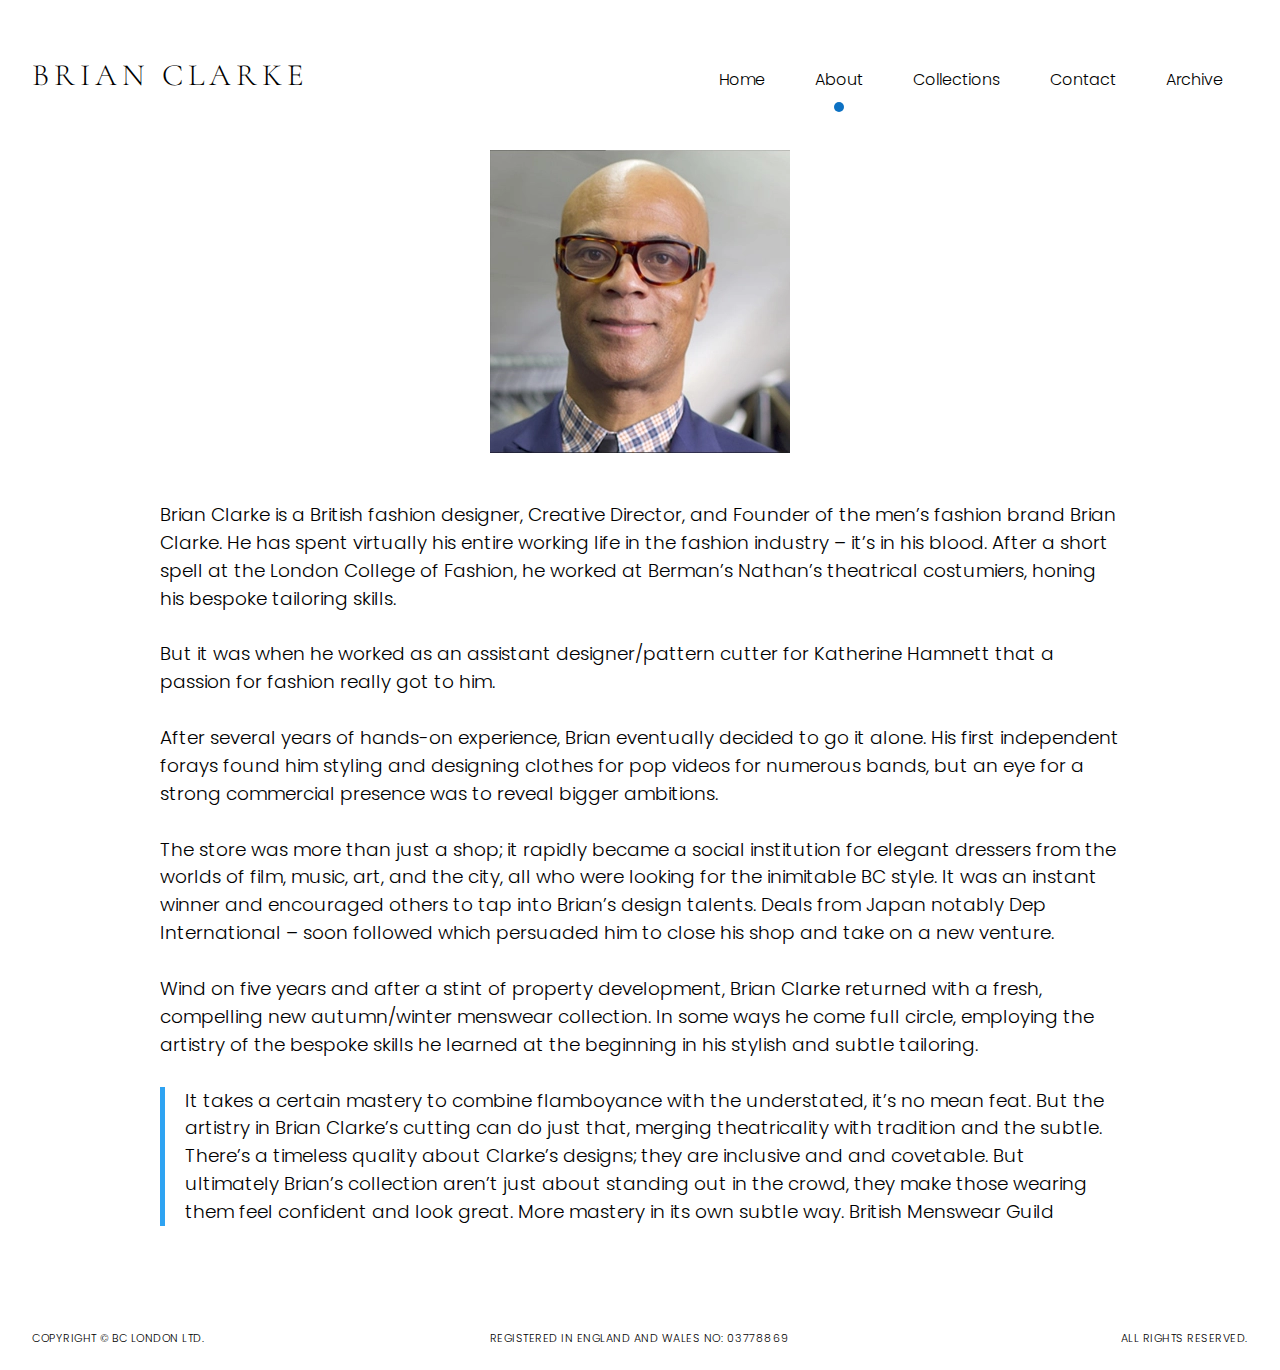
<file: about.html>
<!DOCTYPE html>
<html lang="en">
	<head>
		<meta charset="UTF-8" />
		<meta name="viewport" content="width=device-width, initial-scale=1.0" />
		<title>About - Brian Clarke</title>
		<meta
			name="description"
			content="Brian Clarke&nbsp;is a British fashion designer, Creative Director, and Founder of the men's fashion brand Brian Clarke. He has spent virtually his entire working life in the fashion industry – it’s in his blood. After a short spell at the London College of Fashion, he worked at Berman’s Nathan’s theatrical costumiers, honing his bespoke tailoring skills."
		/>
		<link rel="stylesheet" href="style.css" />
		<script src="app.js" defer></script>
	</head>
	<body>
		<header>
			<div class="navbar w-nav">
				<div class="container">
					<a href="/index.html" class="brand">
						<!-- <img src="img/brian-clarke-wordmark-black.svg" alt="Brian Clarke Logo Black" class="logo logo-black" /> -->
						<!-- <img src="img/brian-clarke-wordmark-white.svg" alt="Brian Clarke Logo White" class="logo logo-white" /> -->
						<span>BRIAN CLARKE</span>
					</a>

					<!-- DESKTOP MENU -->
					<nav role="navigation" class="nav-menu w-nav-menu">
						<a href="/index.html" class="navlink w-nav-link">Home</a>
						<a href="/about.html" class="navlink w-nav-link">About</a>
						<a href="/collections.html" class="navlink w-nav-link">Collections</a>
						<a href="/contact.html" class="navlink w-nav-link">Contact</a>

						<div class="dropdown w-dropdown" role="menu">
							<div class="navlink w-dropdown-toggle">Archive</div>
							<nav class="dropdown-list w-dropdown-list">
								<div class="circle-green"></div>
								<div class="teamwrapper shadow">
									<a href="https://www.brianclarke.uk/spring-summer-2024-collection/" class="navlink4">
										<p>AW 21-22</p>
									</a>
									<a href="https://www.brianclarke.uk/spring-summer-2016-collection/" class="navlink4">
										<p>SS 2016</p>
									</a>
									<a href="https://www.brianclarke.uk/spring-summer-2012-collection/" class="navlink4">
										<p>SS 2012</p>
									</a>
									<a href="https://www.brianclarke.uk/spring-summer-2011-collection/" class="navlink4">
										<p>SS 2011</p>
									</a>
									<a href="https://www.brianclarke.uk/autumn-winter-2011-collection/" class="navlink4">
										<p>AW 2011</p>
									</a>
									<a href="https://www.brianclarke.uk/spring-summer-2010/" class="navlink4">
										<p>SS 2010</p>
									</a>
									<a href="https://www.brianclarke.uk/autumn-winter-2010-collection/" class="navlink4">
										<p>AW 2010</p>
									</a>
								</div>
							</nav>
						</div>
					</nav>

					<a href="#" class="showmenu">
						<img src="img/menu-open.svg" alt="" class="menuicon" />
					</a>
					<div class="menubutton w-nav-button">
						<div class="w-icon-nav-menu"></div>
					</div>
				</div>

				<!-- MOBILE MENU -->
				<div class="container mobile-only">
					<div class="fullmenu">
						<div class="div-block-3">
							<a href="/index.html" class="brand w--current">
								<!-- <img src="img/brian-clarke-wordmark-black.svg" alt="Brian Clarke Logo Black" class="logo" /> -->
								<!-- <img src="img/brian-clarke-wordmark-white.svg" alt="Brian Clarke Logo White" class="logo" /> -->
								<span>BRIAN CLARKE</span>
							</a>

							<a href="#" class="closemenu">
								<img src="img/menu-close.svg" alt="close icon" class="menuicon" />
							</a>
						</div>

						<nav role="navigation" class="nav-menu full w-nav-menu">
							<a href="/index.html" class="navlink2 w-nav-link w--current">Home</a>
							<a href="/about.html" class="navlink2 w-nav-link">About</a>
							<a href="/collections.html" class="navlink2 w-nav-link">Collections</a>
							<a href="/contact.html" class="navlink2 w-nav-link">Contact</a>

							<div>
								<a href="#" class="dropdown-navlink _2">
									<div>Archive</div>
									<img src="img/arrow-down.svg" alt="" class="arrow-dropdown" />
								</a>
								<div class="dropdown-list-2" style="height: 0px">
									<a href="https://www.brianclarke.uk/spring-summer-2024-collection/" class="navlink _2">AW 21-22</a>
									<a href="https://www.brianclarke.uk/spring-summer-2016-collection/" class="navlink _2">SS 2016</a>
									<a href="https://www.brianclarke.uk/spring-summer-2012-collection/" class="navlink _2">SS 2012</a>
									<a href="https://www.brianclarke.uk/spring-summer-2011-collection/" class="navlink _2">SS 2011</a>
									<a href="https://www.brianclarke.uk/autumn-winter-2011-collection/" class="navlink _2">AW 2011</a>
									<a href="https://www.brianclarke.uk/spring-summer-2010/" class="navlink _2">SS 2010</a>
									<a href="https://www.brianclarke.uk/autumn-winter-2010-collection/" class="navlink _2">AW 2010</a>
								</div>
							</div>
						</nav>
					</div>
				</div>
			</div>
		</header>

		<!-- ABOUT -->

		<div class="about">
			<div class="container padding">
				<div class="about-img-wrapper">
					<img src="img/BC-Image-2-small.webp" alt="Brian Clarke" width="300" height="303" />
				</div>
				<div class="about-text-wrapper">
					<p>
						Brian Clarke is a British fashion designer, Creative Director, and Founder of the men’s fashion brand Brian Clarke. He has spent
						virtually his entire working life in the fashion industry – it’s in his blood. After a short spell at the London College of Fashion, he
						worked at Berman’s Nathan’s theatrical costumiers, honing his bespoke tailoring skills.
					</p>

					<p>But it was when he worked as an assistant designer/pattern cutter for Katherine Hamnett that a passion for fashion really got to him.</p>

					<p>
						After several years of hands-on experience, Brian eventually decided to go it alone. His first independent forays found him styling and
						designing clothes for pop videos for numerous bands, but an eye for a strong commercial presence was to reveal bigger ambitions.
					</p>

					<p>
						The store was more than just a shop; it rapidly became a social institution for elegant dressers from the worlds of film, music, art,
						and the city, all who were looking for the inimitable BC style. It was an instant winner and encouraged others to tap into Brian’s
						design talents. Deals from Japan notably Dep International – soon followed which persuaded him to close his shop and take on a new
						venture.
					</p>

					<p>
						Wind on five years and after a stint of property development, Brian Clarke returned with a fresh, compelling new autumn/winter menswear
						collection. In some ways he come full circle, employing the artistry of the bespoke skills he learned at the beginning in his stylish
						and subtle tailoring.
					</p>

					<blockquote>
						It takes a certain mastery to combine flamboyance with the understated, it’s no mean feat. But the artistry in Brian Clarke’s cutting
						can do just that, merging theatricality with tradition and the subtle. There’s a timeless quality about Clarke’s designs; they are
						inclusive and and covetable. But ultimately Brian’s collection aren’t just about standing out in the crowd, they make those wearing them
						feel confident and look great. More mastery in its own subtle way. British Menswear Guild
					</blockquote>
				</div>
			</div>
		</div>

		<!-- FOOTER -->
		<footer id="contact">
			<div class="bg-cod-grey text-dusty-grey">
				<div class="container padding">
					<div class="copyright pt-6 pb-6">
						<div class="copyright-flex">
							<div class="copyright-flex-item">
								<p>Copyright &copy; <span id="date"></span> BC London Ltd.</p>
							</div>
							<div class="copyright-flex-item">
								<p>Registered in England and Wales No: 03778869</p>
							</div>
							<div class="copyright-flex-item">
								<p>All Rights Reserved.</p>
							</div>
						</div>
					</div>
				</div>
			</div>
		</footer>
	</body>
</html>
</file>
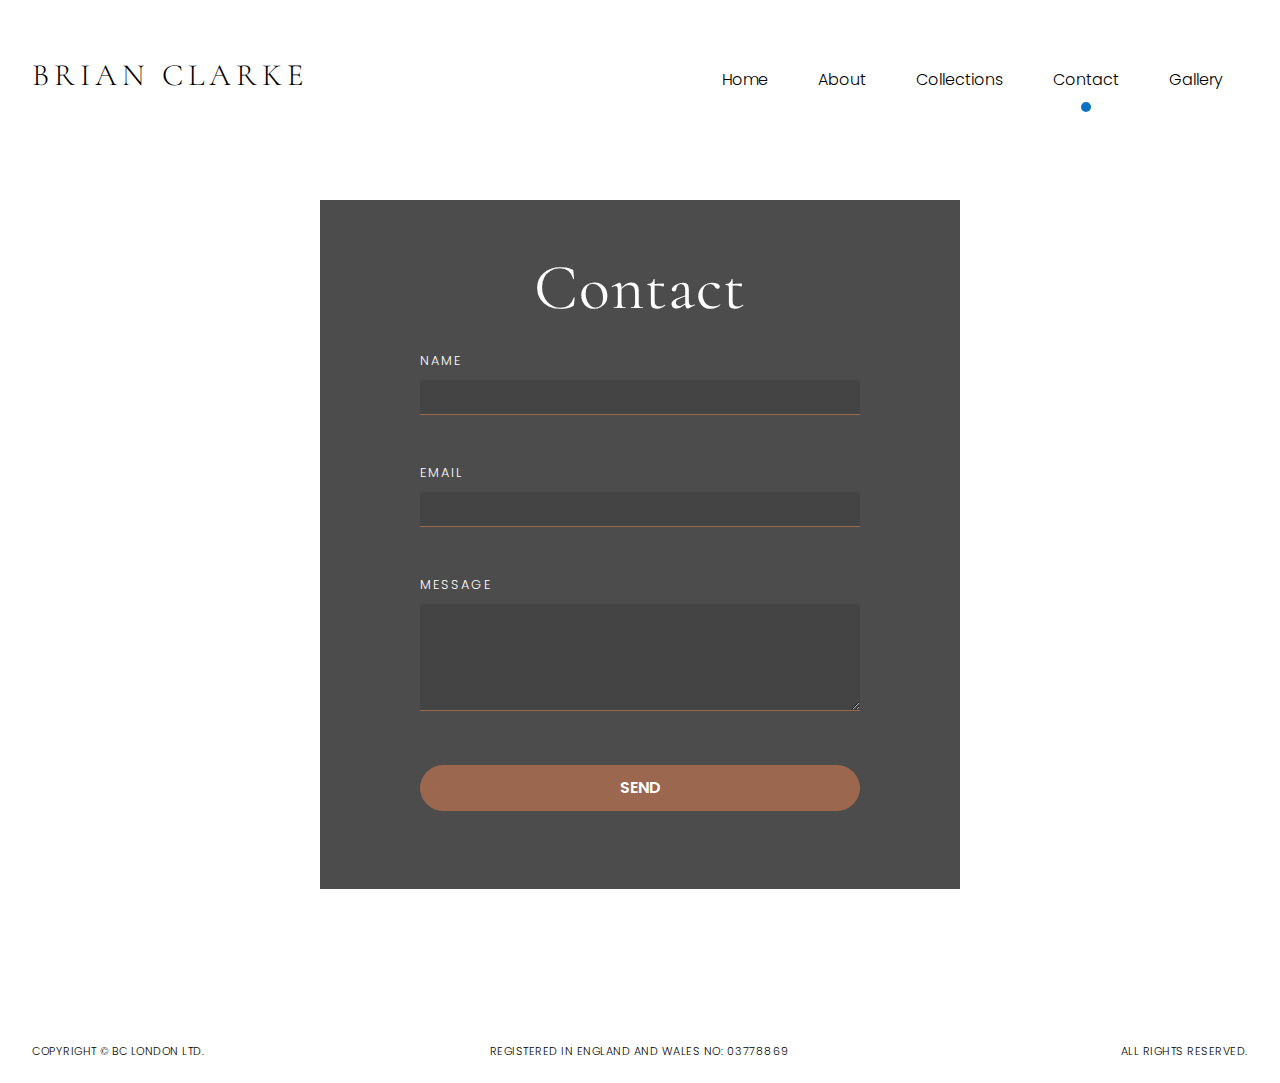
<file: contact.html>
<!DOCTYPE html>
<html lang="en">
	<head>
		<meta charset="UTF-8" />
		<meta name="viewport" content="width=device-width, initial-scale=1.0" />
		<title>Home - Brian Clarke</title>
		<meta
			name="description"
			content="Welcome to the official website of Brian Clarke. Brian Clarke is a British fashion designer, Creative Director and Founder of the hi-end menswear fashion brand Brian Clarke."
		/>
		<link rel="stylesheet" href="style.css" />
		<script src="app.js" defer></script>
	</head>
	<body>
		<header>
			<div class="navbar w-nav">
				<div class="container">
					<a href="/index.html" class="brand">
						<!-- <img src="img/brian-clarke-wordmark-black.svg" alt="Brian Clarke Logo Black" class="logo logo-black" /> -->
						<!-- <img src="img/brian-clarke-wordmark-white.svg" alt="Brian Clarke Logo White" class="logo logo-white" /> -->
						<span>BRIAN CLARKE</span>
					</a>

					<!-- DESKTOP MENU -->
					<nav role="navigation" class="nav-menu w-nav-menu">
						<!-- <a href="/index.html" class="navlink w-nav-link w--current">Home</a> -->
						<a href="/index.html" class="navlink w-nav-link">Home</a>
						<a href="/about.html" class="navlink w-nav-link">About</a>
						<a href="/collections.html" class="navlink w-nav-link">Collections</a>
						<a href="/contact.html" class="navlink w-nav-link">Contact</a>

						<div class="dropdown w-dropdown" role="menu">
							<div class="navlink w-dropdown-toggle">Gallery</div>
							<nav class="dropdown-list w-dropdown-list">
								<div class="circle-green"></div>
								<div class="teamwrapper shadow">
									<a href="https://www.brianclarke.uk/spring-summer-2024-collection/" class="navlink4">
										<p>AW 21-22</p>
									</a>
									<a href="https://www.brianclarke.uk/spring-summer-2016-collection/" class="navlink4">
										<p>SS 2016</p>
									</a>
									<a href="https://www.brianclarke.uk/spring-summer-2012-collection/" class="navlink4">
										<p>SS 2012</p>
									</a>
									<a href="https://www.brianclarke.uk/spring-summer-2011-collection/" class="navlink4">
										<p>SS 2011</p>
									</a>
									<a href="https://www.brianclarke.uk/autumn-winter-2011-collection/" class="navlink4">
										<p>AW 2011</p>
									</a>
									<a href="https://www.brianclarke.uk/spring-summer-2010/" class="navlink4">
										<p>SS 2010</p>
									</a>
									<a href="https://www.brianclarke.uk/autumn-winter-2010-collection/" class="navlink4">
										<p>AW 2010</p>
									</a>
								</div>
							</nav>
						</div>
					</nav>

					<a href="#" class="showmenu">
						<img src="img/menu-open.svg" alt="" class="menuicon" />
					</a>
					<div class="menubutton w-nav-button">
						<div class="w-icon-nav-menu"></div>
					</div>
				</div>

				<!-- MOBILE MENU -->
				<div class="container mobile-only">
					<div class="fullmenu">
						<div class="div-block-3">
							<a href="/index.html" class="brand w--current">
								<!-- <img src="img/brian-clarke-wordmark-black.svg" alt="Brian Clarke Logo Black" class="logo" /> -->
								<!-- <img src="img/brian-clarke-wordmark-white.svg" alt="Brian Clarke Logo White" class="logo" /> -->
								<span>BRIAN CLARKE</span>
							</a>

							<a href="#" class="closemenu">
								<img src="img/menu-close.svg" alt="close icon" class="menuicon" />
							</a>
						</div>

						<nav role="navigation" class="nav-menu full w-nav-menu">
							<a href="/index.html" class="navlink2 w-nav-link w--current">Home</a>
							<a href="/about.html" class="navlink2 w-nav-link">About</a>
							<a href="/collections.html" class="navlink2 w-nav-link">Collections</a>
							<a href="/contact.html" class="navlink2 w-nav-link">Contact</a>

							<div>
								<a href="#" class="dropdown-navlink _2">
									<div>Gallery</div>
									<img src="img/arrow-down.svg" alt="" class="arrow-dropdown" />
								</a>
								<div class="dropdown-list-2" style="height: 0px">
									<a href="https://www.brianclarke.uk/spring-summer-2024-collection/" class="navlink _2">AW 21-22</a>
									<a href="https://www.brianclarke.uk/spring-summer-2016-collection/" class="navlink _2">SS 2016</a>
									<a href="https://www.brianclarke.uk/spring-summer-2012-collection/" class="navlink _2">SS 2012</a>
									<a href="https://www.brianclarke.uk/spring-summer-2011-collection/" class="navlink _2">SS 2011</a>
									<a href="https://www.brianclarke.uk/autumn-winter-2011-collection/" class="navlink _2">AW 2011</a>
									<a href="https://www.brianclarke.uk/spring-summer-2010/" class="navlink _2">SS 2010</a>
									<a href="https://www.brianclarke.uk/autumn-winter-2010-collection/" class="navlink _2">AW 2010</a>
								</div>
							</div>
						</nav>
					</div>
				</div>
			</div>
		</header>

		<!-- HOME CONTENT -->

		<!-- SAY HELLO -->
		<section class="contact-form bg-contact-form">
			<div id="contact" class="contact-form-wrapper">
				<h1 class="text-center">Contact</h1>
				<form name="contact" method="POST" data-netlify="true" data-netlify-honeypot="bot-field" action="/#contact">
					<input style="display: none" name="bot-field" />
					<p>
						<label for="name">Name<input id="name" type="text" name="name" required /></label>
					</p>
					<p>
						<label for="email">Email<input id="email" type="email" name="email" required /></label>
					</p>
					<p>
						<label for="message">Message<textarea id="message" name="message" rows="4"></textarea></label>
					</p>
					<p><button type="submit">Send</button></p>
				</form>
			</div>
		</section>

		<!-- FOOTER -->
		<footer id="contact">
			<div class="bg-cod-grey text-dusty-grey">
				<div class="container padding">
					<div class="copyright pt-6 pb-6">
						<div class="copyright-flex">
							<div class="copyright-flex-item">
								<p>Copyright &copy; <span id="date"></span> BC London Ltd.</p>
							</div>
							<div class="copyright-flex-item">
								<p>Registered in England and Wales No: 03778869</p>
							</div>
							<div class="copyright-flex-item">
								<p>All Rights Reserved.</p>
							</div>
						</div>
					</div>
				</div>
			</div>
		</footer>
	</body>
</html>
</file>
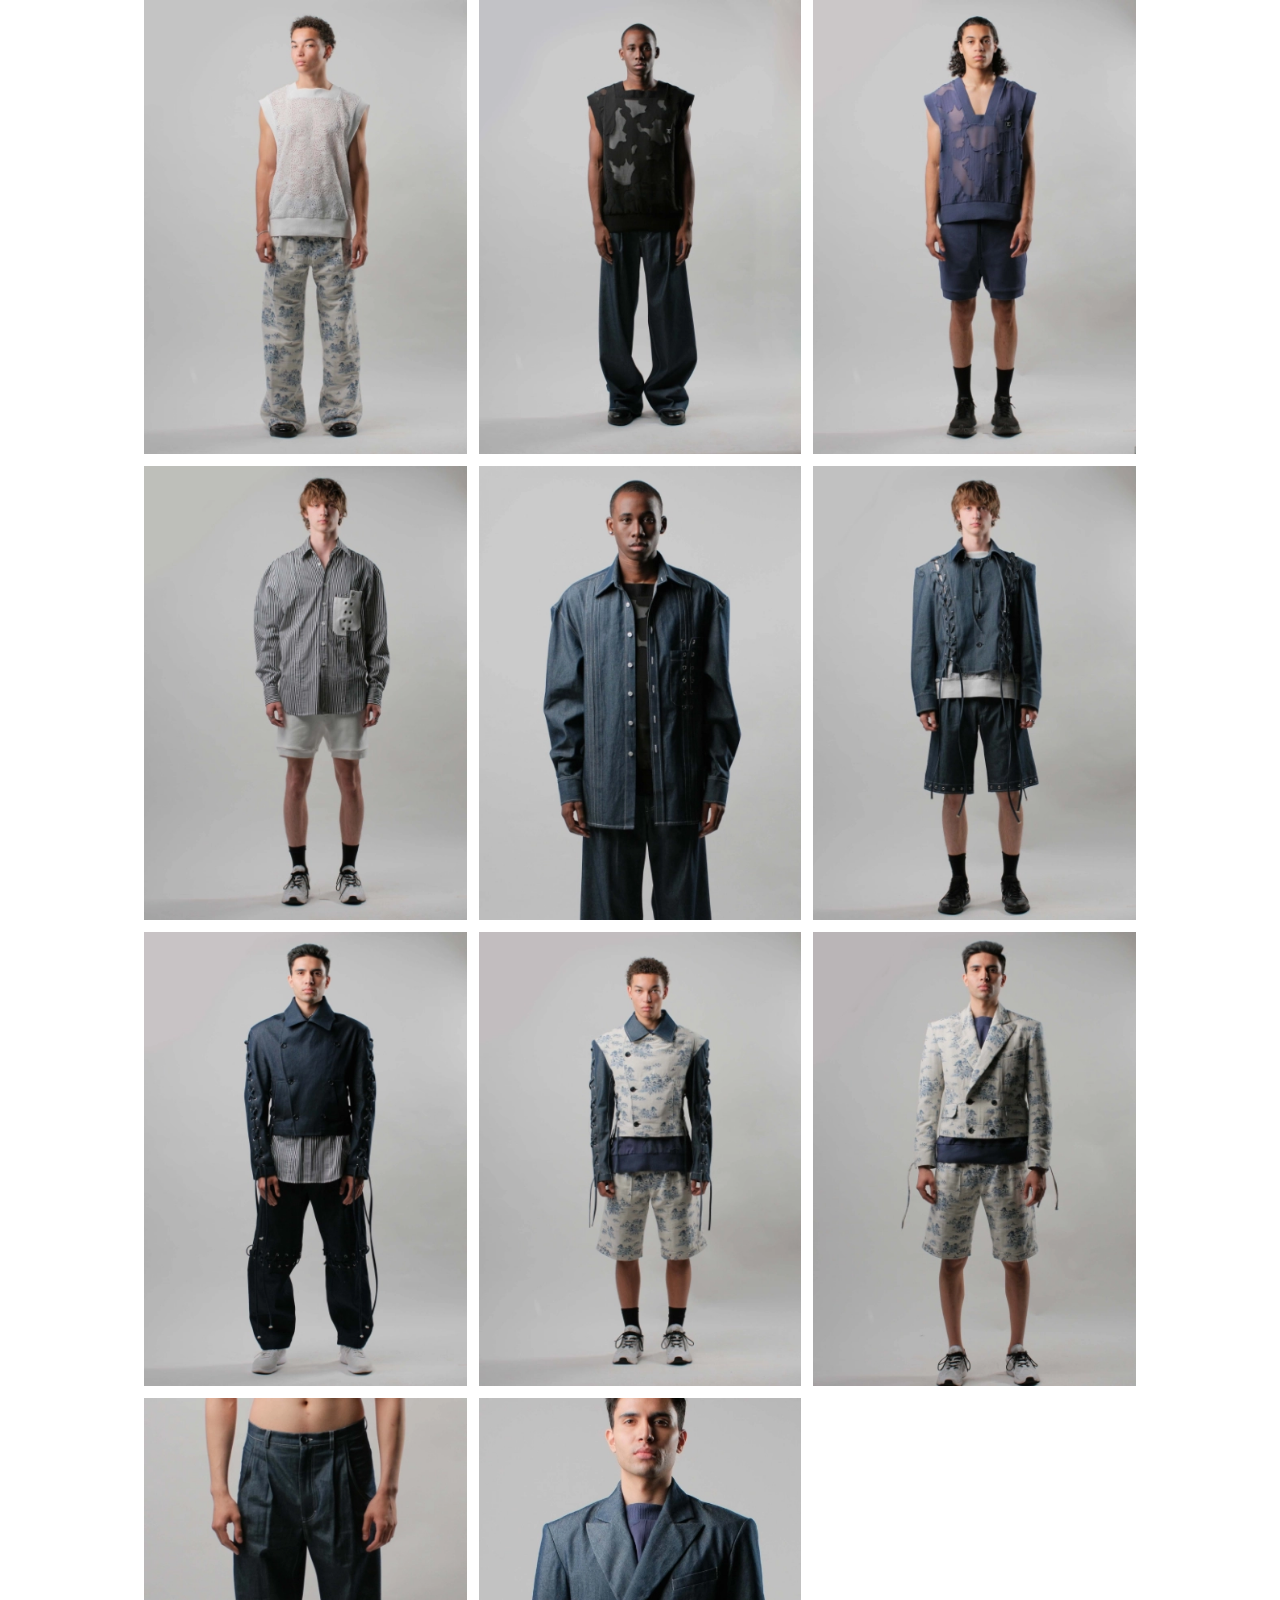
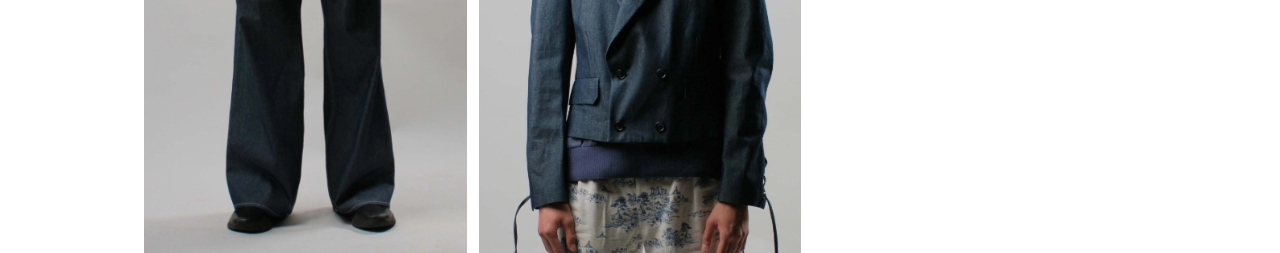
<file: photoswipe-4-demo/collections.html>
<!DOCTYPE html>
<html lang="en">
	<head>
		<meta charset="UTF-8" />
		<title>Photoswipe 4</title>
		<link rel="stylesheet" href="./photoswipe/photoswipe.css" />
		<link rel="stylesheet" href="./photoswipe/default-skin/default-skin.css" />
		<link rel="stylesheet" href="./style.css" />
	</head>
	<body>
		<div class="container padding">
			<div id="demo-test-gallery" class="collection-gallery" data-pswp-uid="1">
				<a
					href="img/ss-2024-25-2.jpg"
					class="collection-gallery-item"
					data-size="1660x2345"
					data-med="img/ss-2024-25-2-small.webp"
					data-med-size="400x563"
					data-author="Samuel Rohl"
				>
					<img src="img/ss-2024-25-2-small.webp" alt="" />
					<figure>This is dummy caption. It has been placed here solely to demonstrate the look and feel of finished, typeset text.</figure>
				</a>
				<a
					href="img/ss-2024-25-5.jpg"
					class="collection-gallery-item"
					data-size="1661x2345"
					data-med="img/ss-2024-25-5-small.webp"
					data-med-size="400x563"
					data-author="Samuel Rohl"
				>
					<img src="img/ss-2024-25-5-small.webp" alt="" />
					<figure>This is dummy caption. It has been placed here solely to demonstrate the look and feel of finished, typeset text.</figure>
				</a>
				<a
					href="img/ss-2024-25-8.jpg"
					class="collection-gallery-item"
					data-size="1660x2345"
					data-med="img/ss-2024-25-8-small.webp"
					data-med-size="400x563"
					data-author="Samuel Rohl"
				>
					<img src="img/ss-2024-25-8-small.webp" alt="" />
					<figure>This is dummy caption. It has been placed here solely to demonstrate the look and feel of finished, typeset text.</figure>
				</a>
				<a
					href="img/ss-2024-25-12.jpg"
					class="collection-gallery-item"
					data-size="1660x2345"
					data-med="img/ss-2024-25-12-small.webp"
					data-med-size="400x563"
					data-author="Samuel Rohl"
				>
					<img src="img/ss-2024-25-12-small.webp" alt="" />
					<figure>This is dummy caption. It has been placed here solely to demonstrate the look and feel of finished, typeset text.</figure>
				</a>
				<a
					href="img/ss-2024-25-15.jpg"
					class="collection-gallery-item"
					data-size="1813x2560"
					data-med="img/ss-2024-25-15-small.webp"
					data-med-size="400x563"
					data-author="Samuel Rohl"
				>
					<img src="img/ss-2024-25-15-small.webp" alt="" />
					<figure>This is dummy caption. It has been placed here solely to demonstrate the look and feel of finished, typeset text.</figure>
				</a>
				<a
					href="img/ss-2024-25-18.jpg"
					class="collection-gallery-item"
					data-size="1660x2345"
					data-med="img/ss-2024-25-18-small.webp"
					data-med-size="400x563"
					data-author="Samuel Rohl"
				>
					<img src="img/ss-2024-25-18-small.webp" alt="" />
					<figure>This is dummy caption. It has been placed here solely to demonstrate the look and feel of finished, typeset text.</figure>
				</a>
				<a
					href="img/ss-2024-25-21.jpg"
					class="collection-gallery-item"
					data-size="1660x2346"
					data-med="img/ss-2024-25-21-small.webp"
					data-med-size="400x563"
					data-author="Samuel Rohl"
				>
					<img src="img/ss-2024-25-21-small.webp" alt="" />
					<figure>This is dummy caption. It has been placed here solely to demonstrate the look and feel of finished, typeset text.</figure>
				</a>
				<a
					href="img/ss-2024-25-24.jpg"
					class="collection-gallery-item"
					data-size="1660x2346"
					data-med="img/ss-2024-25-24-small.webp"
					data-med-size="400x563"
					data-author="Samuel Rohl"
				>
					<img src="img/ss-2024-25-24-small.webp" alt="" />
					<figure>This is dummy caption. It has been placed here solely to demonstrate the look and feel of finished, typeset text.</figure>
				</a>
				<a
					href="img/ss-2024-25-29.jpg"
					class="collection-gallery-item"
					data-size="1660x2345"
					data-med="img/ss-2024-25-29-small.webp"
					data-med-size="400x563"
					data-author="Samuel Rohl"
				>
					<img src="img/ss-2024-25-29-small.webp" alt="" />
					<figure>This is dummy caption. It has been placed here solely to demonstrate the look and feel of finished, typeset text.</figure>
				</a>
				<a
					href="img/ss-2024-25-30.jpg"
					class="collection-gallery-item"
					data-size="1732x2446"
					data-med="img/ss-2024-25-30-small.webp"
					data-med-size="400x563"
					data-author="Samuel Rohl"
				>
					<img src="img/ss-2024-25-30-small.webp" alt="" />
					<figure>This is dummy caption. It has been placed here solely to demonstrate the look and feel of finished, typeset text.</figure>
				</a>
				<a
					href="img/ss-2024-25-35.jpg"
					class="collection-gallery-item"
					data-size="1474x2083"
					data-med="img/ss-2024-25-35-small.webp"
					data-med-size="400x563"
					data-author="Samuel Rohl"
				>
					<img src="img/ss-2024-25-35-small.webp" alt="" />
					<figure>This is dummy caption. It has been placed here solely to demonstrate the look and feel of finished, typeset text.</figure>
				</a>
			</div>
		</div>

		<!-- Photoswipe 4.0 html code for javascript interface -->

		<!-- Root element of PhotoSwipe. Must have class pswp. -->
		<div class="pswp" tabindex="-1" role="dialog" aria-hidden="true">
			<!-- Background of PhotoSwipe. It's a separate element as animating opacity is faster than rgba(). -->
			<div class="pswp__bg"></div>

			<!-- Slides wrapper with overflow:hidden. -->
			<div class="pswp__scroll-wrap">
				<!-- Container that holds slides. PhotoSwipe keeps only 3 of them in the DOM to save memory. Don't modify these 3 pswp__item elements, data is added later on. -->
				<div class="pswp__container">
					<div class="pswp__item"></div>
					<div class="pswp__item"></div>
					<div class="pswp__item"></div>
				</div>

				<!-- Default (PhotoSwipeUI_Default) interface on top of sliding area. Can be changed. -->
				<div class="pswp__ui pswp__ui--hidden">
					<div class="pswp__top-bar">
						<!--  Controls are self-explanatory. Order can be changed. -->

						<div class="pswp__counter"></div>

						<button class="pswp__button pswp__button--close" title="Close (Esc)"></button>

						<button class="pswp__button pswp__button--share" title="Share"></button>

						<button class="pswp__button pswp__button--fs" title="Toggle fullscreen"></button>

						<button class="pswp__button pswp__button--zoom" title="Zoom in/out"></button>

						<!-- Preloader demo https://codepen.io/dimsemenov/pen/yyBWoR -->
						<!-- element will get class pswp__preloader--active when preloader is running -->
						<div class="pswp__preloader">
							<div class="pswp__preloader__icn">
								<div class="pswp__preloader__cut">
									<div class="pswp__preloader__donut"></div>
								</div>
							</div>
						</div>
					</div>

					<div class="pswp__share-modal pswp__share-modal--hidden pswp__single-tap">
						<div class="pswp__share-tooltip"></div>
					</div>

					<button class="pswp__button pswp__button--arrow--left" title="Previous (arrow left)"></button>

					<button class="pswp__button pswp__button--arrow--right" title="Next (arrow right)"></button>

					<div class="pswp__caption">
						<div class="pswp__caption__center"></div>
					</div>
				</div>
			</div>
		</div>
		<!-- partial -->
		<!-- <script src="//cdnjs.cloudflare.com/ajax/libs/jquery/2.1.3/jquery.min.js"></script> -->
		<script src="./photoswipe/photoswipe.js"></script>
		<script src="./photoswipe/photoswipe-ui-default.js"></script>
		<script src="./app.js"></script>
	</body>
</html>
</file>
<file: style.css>
@import"https://fonts.googleapis.com/css2?family=Cormorant+Garamond:ital,wght@0,300..700;1,300..700&family=Poppins:ital,wght@0,100;0,200;0,300;0,400;0,500;0,600;0,700;0,800;0,900;1,100;1,200;1,300;1,400;1,500;1,600;1,700;1,800;1,900&display=swap";*,*::before,*::after{box-sizing:border-box}*{margin:0;-webkit-tap-highlight-color:rgba(0,0,0,0)}body{line-height:1.5;-webkit-font-smoothing:antialiased}img,picture,video,canvas,svg{display:block;max-width:100%;height:auto}input,button,textarea,select{font:inherit}p,h1,h2,h3,h4,h5,h6{overflow-wrap:break-word}#root,#__next{isolation:isolate}*{touch-action:manipulation}:root{--text: #000;--text-grad: rgba(0, 0, 0, 0.8);--bg: #fff;--bg-grad: rgba(245, 245, 245, 0);--bg-alt: #f7f6f4;--bg-alt-grad: rgba(247, 246, 244, 0);--accent: rgb(156, 103, 79);--font-heading: "Cormorant Garamond", serif;--font-body: "Poppins", -apple-system, BlinkMacSystemFont, Segoe UI, Roboto, Oxygen-Sans, Ubuntu, Cantarell, Helvetica Neue, sans-serif;--black: var(--text);--white: var(--bg)}@media(prefers-color-scheme: dark){:root{--text: #fff;--bg: #000;--bg-alt: #000}}.bg-white{background-color:var(--white)}.bg-black{background-color:var(--black)}.bg-white-alt{background-color:var(--bg-alt)}.text-white{color:var(--bg)}.text-black{color:var(--text)}.text-white-alt{color:var(--bg-alt)}.text-accent{color:var(--accent)}.text-center{text-align:center}.pt-4{padding-top:1rem}.pt-6{padding-top:1.5rem}.pt-8{padding-top:2rem}.pt-12{padding-top:3rem}.pt-16{padding-top:4rem}.pt-20{padding-top:5rem}.pt-24{padding-top:6rem}.pt-28{padding-top:7rem}.pt-32{padding-top:8rem}.pr-4{padding-right:1rem}.pr-6{padding-right:1.5rem}.pr-8{padding-right:2rem}.pr-12{padding-right:3rem}.pr-16{padding-right:4rem}.pr-20{padding-right:5rem}.pr-24{padding-right:6rem}.pr-28{padding-right:7rem}.pr-32{padding-right:8rem}.pb-4{padding-bottom:1rem}.pb-6{padding-bottom:1.5rem}.pb-8{padding-bottom:2rem}.pb-12{padding-bottom:3rem}.pb-16{padding-bottom:4rem}.pb-20{padding-bottom:5rem}.pb-24{padding-bottom:6rem}.pb-28{padding-bottom:7rem}.pb-32{padding-bottom:8rem}.pl-4{padding-left:1rem}.pl-6{padding-left:1.5rem}.pl-8{padding-left:2rem}.pl-12{padding-left:3rem}.pl-16{padding-left:4rem}.pl-20{padding-left:5rem}.pl-24{padding-left:6rem}.pl-28{padding-left:7rem}.pl-32{padding-left:8rem}.padding,.fullmenu,.navlink2,.navbar{padding-left:1rem;padding-right:1rem}@media screen and (min-width: 768px){.padding,.fullmenu,.navlink2,.navbar{padding-left:2rem;padding-right:2rem}}html{scroll-behavior:smooth}body{overflow-x:hidden;color:var(--text);background-color:var(--bg);-moz-osx-font-smoothing:grayscale;-webkit-font-smoothing:antialiased;font-family:var(--font-body),sans-serif;font-weight:300;font-size:clamp(1rem,.8rem + .45vw,1.25rem)}h1,h2,h3,h4,h5,h6{font-family:var(--font-heading);font-weight:400;clear:both;letter-spacing:1px;line-height:120%;margin-bottom:1.5rem}h1{font-size:clamp(3rem,1.5rem + 6vw,4rem)}h2{font-size:clamp(1.25rem,.65rem + 3vw,2.25rem)}h3{font-size:clamp(1.1rem,1.93rem + 1.28vw,2.1rem)}h4{font-size:clamp(1rem,.61rem + 2.56vw,2rem)}p{margin-bottom:28px;margin-bottom:1.75rem}ul{padding:0 0 1.5rem 1.5rem}a{color:inherit;text-underline-offset:3px;text-decoration:underline}a:hover,a:focus{text-decoration:none}.container{max-width:1280px;margin-right:auto;margin-left:auto}.container-mid{max-width:768px}.container-small{max-width:640px}.mobile-only{display:block}@media(min-width: 1024px){.mobile-only{display:none}}header{min-height:114px;padding-bottom:150px}.navbar{position:absolute;left:0%;top:0%;right:0%;bottom:auto;z-index:9000;margin-top:48px;background-color:rgba(0,0,0,0)}.brand{position:relative;float:left;text-decoration:none;color:var(--text);margin-top:17px;margin-bottom:15px;padding-left:0px}@media(max-width: 1024px){.brand{margin-top:5px}}.brand span{font-family:var(--font-heading);font-size:1.94rem;letter-spacing:5px;margin:0;padding:0;line-height:0}.logo{width:100%;max-width:270px}@media(prefers-color-scheme: light){.logo-black{display:block}.logo-white{display:none}}@media(prefers-color-scheme: dark){.logo-black{display:none}.logo-white{display:block}}.nav-menu{display:flex;justify-content:flex-end;position:relative;float:right}@media(max-width: 1024px){.nav-menu{z-index:9999;display:none;min-height:100vh;margin-top:-109px;flex-direction:column;justify-content:flex-start;align-items:flex-start}}@media(max-width: 1024px){.nav-menu.full{display:flex;width:100%;min-height:auto;margin-top:32px;margin-bottom:32px;align-items:flex-start}}.navlink{color:var(--text);padding:20px 25px !important;position:relative;display:inline-block;vertical-align:top;text-decoration:none;text-align:left;margin-left:auto;margin-right:auto;font-size:16px;font-size:1rem}@media(max-width: 1024px){.navlink{margin-left:0px;font-size:30px;line-height:30px}}@media(max-width: 1024px){.navlink._2{padding-top:8px !important;padding-bottom:8px !important;font-size:18px;font-weight:600;line-height:24px;text-decoration:none;color:#fff}}.navlink2{color:#fff;font-size:30px;font-weight:600;line-height:30px;text-decoration:none;margin-left:0;padding-left:0;padding-top:20px;padding-bottom:20px}.navlink.w-nav-link.w--current::after,.navlink.teamslink.w-dropdown-toggle::after{content:"";position:absolute;background-color:#0c71c3;width:10px;height:10px;border-radius:10px;bottom:0;left:50%;transform:translateX(-50%)}.dropdown{display:flex;flex-direction:column;align-items:center}.w-dropdown{display:inline-block;position:relative;text-align:left;margin-left:auto;margin-right:auto;z-index:900}.w-dropdown-toggle{-webkit-user-select:none;-moz-user-select:none;user-select:none;display:inline-block;cursor:pointer;padding-right:40px}.w-dropdown-btn,.w-dropdown-toggle,.w-dropdown-link{position:relative;vertical-align:top;text-decoration:none;padding:20px;text-align:left;margin-left:auto;margin-right:auto;white-space:nowrap}.navlink3{padding:20px 0px;text-decoration:none}.dropdown-list{background-color:#fff}.w-dropdown-list.w--open{display:block}.dropdown-list.w--open{left:auto;top:54px;right:50%;bottom:0%;width:167px;box-shadow:0 20px 29px 0 rgba(0,0,0,.04)}@media(max-width: 1024px){.dropdown-list-2{display:flex;overflow:hidden;flex-direction:column}}@media(max-width: 768px){.dropdown-list-2{position:static}}.height-auto{height:auto !important}.w-dropdown-list{position:absolute;background:#ddd;display:none;min-width:100%}.w-dropdown-list.w--open{display:block}.circle-green{position:absolute;left:auto;top:-5px;right:-5px;bottom:auto;z-index:1;width:10px;height:10px;border-radius:50%;background-color:#0c71c3}.teamwrapper{position:relative;width:100%;margin-top:0px;margin-bottom:0px;padding:36px 36px;background-color:#fff}.shadow{box-shadow:0 0 50px 0 rgba(12,155,153,.1)}.navlink4{position:relative;width:100%;color:#000;text-decoration:none;font-size:16px;font-size:1rem}.navlink4 p{padding-top:10px;padding-bottom:10px;border-bottom:1px solid #d2d2d2}.showmenu{display:none}@media(max-width: 1024px){.showmenu{position:relative;z-index:9000;display:block;float:right;margin-top:-8px}}@media(max-width: 1024px){.menuicon{width:40px;height:40px}}@media(max-width: 1024px){.menubutton{display:none;padding:12px;border-radius:100%;background-color:#0c71c3;color:#fff}}.show{visibility:visible !important;opacity:1 !important;transition:all .3s !important}.fullmenu{visibility:hidden;opacity:0;transition:all .3s !important;position:fixed;top:0;right:0;bottom:0;left:0;z-index:9999;overflow:auto;min-height:100vh;margin-top:0px;padding-top:48px;flex-direction:column;justify-content:space-between;background-color:#121212}.div-block-3{display:flex;justify-content:space-between}.closemenu{display:block;float:right;margin-top:-8px;transition:all .3s !important}@media(min-width: 1024px){.closemenu{display:none}}.dropdown-navlink{display:flex;margin-left:0px;padding-top:20px;padding-bottom:20px;align-items:center;font-size:30px;font-weight:600;line-height:30px;text-decoration:none;color:#fff}@media(max-width: 1024px){.dropdown-navlink._2{padding-top:20px;padding-bottom:20px}}@media(max-width: 1024px){.arrow-dropdown{width:22px;margin-left:20px;transform:rotate(180deg);transition:.3s}}.rotate-0{transform:rotate(0deg)}.copyright{margin-top:5rem}.copyright-flex{font-size:11px;font-size:.688rem;letter-spacing:.5px;text-transform:uppercase;display:flex;flex-direction:column}@media screen and (min-width: 640px){.copyright-flex{flex-direction:row;justify-content:space-between}}.copyright-flex-item{flex:1}.copyright-flex-item ul{list-style:none;margin:0;padding:0}.copyright-flex-item p{margin-bottom:0}.copyright-flex-item a,.copyright-flex-item svg{transition:all .3s ease;text-decoration:none}.copyright-flex-item a:hover,.copyright-flex-item a:focus,.copyright-flex-item svg:hover,.copyright-flex-item svg:focus{color:var(--white)}.copyright-flex-item a:hover>svg,.copyright-flex-item a:focus>svg,.copyright-flex-item svg:hover>svg,.copyright-flex-item svg:focus>svg{fill:red}.copyright-flex-item:first-of-type{text-align:center}@media screen and (min-width: 640px){.copyright-flex-item:first-of-type{text-align:left}}.copyright-flex-item:nth-of-type(2){text-align:center}.copyright-flex-item:nth-of-type(2) svg{max-width:.7rem;display:inline-block;margin:0 .25rem;fill:gray}.copyright-flex-item:last-of-type{text-align:center}@media screen and (min-width: 640px){.copyright-flex-item:last-of-type{text-align:right}}.copyright-flex-item:last-of-type ul{display:flex;justify-content:center;gap:1.25rem}@media screen and (min-width: 640px){.copyright-flex-item:last-of-type ul{justify-content:flex-end}}.hero{display:grid;place-items:center;height:62.5dvh}.hero-text{font-size:clamp(2.1rem,.45rem + 8.2vw,6.8rem);letter-spacing:5px}.about-img-wrapper{max-width:300px;margin-left:auto;margin-right:auto;padding-bottom:3rem}.about-text-wrapper{max-width:960px;margin-left:auto;margin-right:auto}blockquote{border-left:5px solid #2ea3f2;padding-left:20px}blockquote p::before{content:"“"}blockquote p::after{content:"”"}blockquote+p{text-align:right}.pswp{z-index:9999 !important}.collection-gallery{display:flex;flex-wrap:wrap;gap:12px}.collection-gallery-item{flex-basis:calc(33.3333333333% - 8px);transition:all 400ms}.collection-gallery-item:hover{transform:scale(1.02)}.collection-gallery figure{display:none}.contact-form{padding:0}@media screen and (min-width: 540px){.contact-form{padding:50px 0}}.contact-form-wrapper{background-color:rgba(0,0,0,.7);color:#fff;padding:80px 30px}@media screen and (min-width: 540px){.contact-form-wrapper{max-width:640px;margin:0 auto;padding:50px 100px}}.contact-form-wrapper h2{margin-bottom:20px}.contact-form-wrapper label{display:block;font-size:.8rem;letter-spacing:.15em;text-transform:uppercase}.contact-form-wrapper input,.contact-form-wrapper textarea{width:100%;margin:10px 0 20px;font-size:1rem;padding:5px 0 5px 5px;background:#444;border:#000;border-bottom:1px solid var(--accent);color:#fff}.contact-form-wrapper button{width:100%;font-size:1rem;font-weight:600;line-height:20px;text-transform:uppercase;background-color:var(--accent);border:1px solid var(--accent);color:var(--bg);border-radius:1000px;cursor:pointer;padding:12px 0;transition:all .6s}.contact-form-wrapper button:hover,.contact-form-wrapper button:focus{background-color:var(--bg);border:1px solid var(--text);color:var(--text)}/*# sourceMappingURL=style.css.map */
</file>
<file: photoswipe-4-demo/photoswipe/photoswipe.css>
/*! PhotoSwipe main CSS by Dmitry Semenov | photoswipe.com | MIT license */
/*
	Styles for basic PhotoSwipe functionality (sliding area, open/close transitions)
*/
/* pswp = photoswipe */
.pswp {
  display: none;
  position: absolute;
  width: 100%;
  height: 100%;
  left: 0;
  top: 0;
  overflow: hidden;
  -ms-touch-action: none;
  touch-action: none;
  z-index: 1500;
  -webkit-text-size-adjust: 100%;
  /* create separate layer, to avoid paint on window.onscroll in webkit/blink */
  -webkit-backface-visibility: hidden;
  outline: none; }
  .pswp * {
    -webkit-box-sizing: border-box;
            box-sizing: border-box; }
  .pswp img {
    max-width: none; }

/* style is added when JS option showHideOpacity is set to true */
.pswp--animate_opacity {
  /* 0.001, because opacity:0 doesn't trigger Paint action, which causes lag at start of transition */
  opacity: 0.001;
  will-change: opacity;
  /* for open/close transition */
  -webkit-transition: opacity 333ms cubic-bezier(0.4, 0, 0.22, 1);
          transition: opacity 333ms cubic-bezier(0.4, 0, 0.22, 1); }

.pswp--open {
  display: block; }

.pswp--zoom-allowed .pswp__img {
  /* autoprefixer: off */
  cursor: -webkit-zoom-in;
  cursor: -moz-zoom-in;
  cursor: zoom-in; }

.pswp--zoomed-in .pswp__img {
  /* autoprefixer: off */
  cursor: -webkit-grab;
  cursor: -moz-grab;
  cursor: grab; }

.pswp--dragging .pswp__img {
  /* autoprefixer: off */
  cursor: -webkit-grabbing;
  cursor: -moz-grabbing;
  cursor: grabbing; }

/*
	Background is added as a separate element.
	As animating opacity is much faster than animating rgba() background-color.
*/
.pswp__bg {
  position: absolute;
  left: 0;
  top: 0;
  width: 100%;
  height: 100%;
  background: #000;
  opacity: 0;
  -webkit-transform: translateZ(0);
          transform: translateZ(0);
  -webkit-backface-visibility: hidden;
  will-change: opacity; }

.pswp__scroll-wrap {
  position: absolute;
  left: 0;
  top: 0;
  width: 100%;
  height: 100%;
  overflow: hidden; }

.pswp__container,
.pswp__zoom-wrap {
  -ms-touch-action: none;
  touch-action: none;
  position: absolute;
  left: 0;
  right: 0;
  top: 0;
  bottom: 0; }

/* Prevent selection and tap highlights */
.pswp__container,
.pswp__img {
  -webkit-user-select: none;
  -moz-user-select: none;
  -ms-user-select: none;
      user-select: none;
  -webkit-tap-highlight-color: transparent;
  -webkit-touch-callout: none; }

.pswp__zoom-wrap {
  position: absolute;
  width: 100%;
  -webkit-transform-origin: left top;
  -ms-transform-origin: left top;
  transform-origin: left top;
  /* for open/close transition */
  -webkit-transition: -webkit-transform 333ms cubic-bezier(0.4, 0, 0.22, 1);
          transition: transform 333ms cubic-bezier(0.4, 0, 0.22, 1); }

.pswp__bg {
  will-change: opacity;
  /* for open/close transition */
  -webkit-transition: opacity 333ms cubic-bezier(0.4, 0, 0.22, 1);
          transition: opacity 333ms cubic-bezier(0.4, 0, 0.22, 1); }

.pswp--animated-in .pswp__bg,
.pswp--animated-in .pswp__zoom-wrap {
  -webkit-transition: none;
  transition: none; }

.pswp__container,
.pswp__zoom-wrap {
  -webkit-backface-visibility: hidden; }

.pswp__item {
  position: absolute;
  left: 0;
  right: 0;
  top: 0;
  bottom: 0;
  overflow: hidden; }

.pswp__img {
  position: absolute;
  width: auto;
  height: auto;
  top: 0;
  left: 0; }

/*
	stretched thumbnail or div placeholder element (see below)
	style is added to avoid flickering in webkit/blink when layers overlap
*/
.pswp__img--placeholder {
  -webkit-backface-visibility: hidden; }

/*
	div element that matches size of large image
	large image loads on top of it
*/
.pswp__img--placeholder--blank {
  background: #222; }

.pswp--ie .pswp__img {
  width: 100% !important;
  height: auto !important;
  left: 0;
  top: 0; }

/*
	Error message appears when image is not loaded
	(JS option errorMsg controls markup)
*/
.pswp__error-msg {
  position: absolute;
  left: 0;
  top: 50%;
  width: 100%;
  text-align: center;
  font-size: 14px;
  line-height: 16px;
  margin-top: -8px;
  color: #CCC; }

.pswp__error-msg a {
  color: #CCC;
  text-decoration: underline; }
</file>
<file: photoswipe-4-demo/photoswipe/default-skin/default-skin.css>
/*! PhotoSwipe Default UI CSS by Dmitry Semenov | photoswipe.com | MIT license */
/*

	Contents:

	1. Buttons
	2. Share modal and links
	3. Index indicator ("1 of X" counter)
	4. Caption
	5. Loading indicator
	6. Additional styles (root element, top bar, idle state, hidden state, etc.)

*/
/*
	
	1. Buttons

 */
/* <button> css reset */
.pswp__button {
  width: 44px;
  height: 44px;
  position: relative;
  background: none;
  cursor: pointer;
  overflow: visible;
  -webkit-appearance: none;
  display: block;
  border: 0;
  padding: 0;
  margin: 0;
  float: right;
  opacity: 0.75;
  -webkit-transition: opacity 0.2s;
          transition: opacity 0.2s;
  -webkit-box-shadow: none;
          box-shadow: none; }
  .pswp__button:focus, .pswp__button:hover {
    opacity: 1; }
  .pswp__button:active {
    outline: none;
    opacity: 0.9; }
  .pswp__button::-moz-focus-inner {
    padding: 0;
    border: 0; }

/* pswp__ui--over-close class it added when mouse is over element that should close gallery */
.pswp__ui--over-close .pswp__button--close {
  opacity: 1; }

.pswp__button,
.pswp__button--arrow--left:before,
.pswp__button--arrow--right:before {
  background: url(default-skin.png) 0 0 no-repeat;
  background-size: 264px 88px;
  width: 44px;
  height: 44px; }

@media (-webkit-min-device-pixel-ratio: 1.1), (-webkit-min-device-pixel-ratio: 1.09375), (min-resolution: 105dpi), (min-resolution: 1.1dppx) {
  /* Serve SVG sprite if browser supports SVG and resolution is more than 105dpi */
  .pswp--svg .pswp__button,
  .pswp--svg .pswp__button--arrow--left:before,
  .pswp--svg .pswp__button--arrow--right:before {
    background-image: url(default-skin.svg); }
  .pswp--svg .pswp__button--arrow--left,
  .pswp--svg .pswp__button--arrow--right {
    background: none; } }

.pswp__button--close {
  background-position: 0 -44px; }

.pswp__button--share {
  background-position: -44px -44px; }

.pswp__button--fs {
  display: none; }

.pswp--supports-fs .pswp__button--fs {
  display: block; }

.pswp--fs .pswp__button--fs {
  background-position: -44px 0; }

.pswp__button--zoom {
  display: none;
  background-position: -88px 0; }

.pswp--zoom-allowed .pswp__button--zoom {
  display: block; }

.pswp--zoomed-in .pswp__button--zoom {
  background-position: -132px 0; }

/* no arrows on touch screens */
.pswp--touch .pswp__button--arrow--left,
.pswp--touch .pswp__button--arrow--right {
  visibility: hidden; }

/*
	Arrow buttons hit area
	(icon is added to :before pseudo-element)
*/
.pswp__button--arrow--left,
.pswp__button--arrow--right {
  background: none;
  top: 50%;
  margin-top: -50px;
  width: 70px;
  height: 100px;
  position: absolute; }

.pswp__button--arrow--left {
  left: 0; }

.pswp__button--arrow--right {
  right: 0; }

.pswp__button--arrow--left:before,
.pswp__button--arrow--right:before {
  content: '';
  top: 35px;
  background-color: rgba(0, 0, 0, 0.3);
  height: 30px;
  width: 32px;
  position: absolute; }

.pswp__button--arrow--left:before {
  left: 6px;
  background-position: -138px -44px; }

.pswp__button--arrow--right:before {
  right: 6px;
  background-position: -94px -44px; }

/*

	2. Share modal/popup and links

 */
.pswp__counter,
.pswp__share-modal {
  -webkit-user-select: none;
  -moz-user-select: none;
  -ms-user-select: none;
      user-select: none; }

.pswp__share-modal {
  display: block;
  background: rgba(0, 0, 0, 0.5);
  width: 100%;
  height: 100%;
  top: 0;
  left: 0;
  padding: 10px;
  position: absolute;
  z-index: 1600;
  opacity: 0;
  -webkit-transition: opacity 0.25s ease-out;
          transition: opacity 0.25s ease-out;
  -webkit-backface-visibility: hidden;
  will-change: opacity; }

.pswp__share-modal--hidden {
  display: none; }

.pswp__share-tooltip {
  z-index: 1620;
  position: absolute;
  background: #FFF;
  top: 56px;
  border-radius: 2px;
  display: block;
  width: auto;
  right: 44px;
  -webkit-box-shadow: 0 2px 5px rgba(0, 0, 0, 0.25);
          box-shadow: 0 2px 5px rgba(0, 0, 0, 0.25);
  -webkit-transform: translateY(6px);
      -ms-transform: translateY(6px);
          transform: translateY(6px);
  -webkit-transition: -webkit-transform 0.25s;
          transition: transform 0.25s;
  -webkit-backface-visibility: hidden;
  will-change: transform; }
  .pswp__share-tooltip a {
    display: block;
    padding: 8px 12px;
    color: #000;
    text-decoration: none;
    font-size: 14px;
    line-height: 18px; }
    .pswp__share-tooltip a:hover {
      text-decoration: none;
      color: #000; }
    .pswp__share-tooltip a:first-child {
      /* round corners on the first/last list item */
      border-radius: 2px 2px 0 0; }
    .pswp__share-tooltip a:last-child {
      border-radius: 0 0 2px 2px; }

.pswp__share-modal--fade-in {
  opacity: 1; }
  .pswp__share-modal--fade-in .pswp__share-tooltip {
    -webkit-transform: translateY(0);
        -ms-transform: translateY(0);
            transform: translateY(0); }

/* increase size of share links on touch devices */
.pswp--touch .pswp__share-tooltip a {
  padding: 16px 12px; }

a.pswp__share--facebook:before {
  content: '';
  display: block;
  width: 0;
  height: 0;
  position: absolute;
  top: -12px;
  right: 15px;
  border: 6px solid transparent;
  border-bottom-color: #FFF;
  -webkit-pointer-events: none;
  -moz-pointer-events: none;
  pointer-events: none; }

a.pswp__share--facebook:hover {
  background: #3E5C9A;
  color: #FFF; }
  a.pswp__share--facebook:hover:before {
    border-bottom-color: #3E5C9A; }

a.pswp__share--twitter:hover {
  background: #55ACEE;
  color: #FFF; }

a.pswp__share--pinterest:hover {
  background: #CCC;
  color: #CE272D; }

a.pswp__share--download:hover {
  background: #DDD; }

/*

	3. Index indicator ("1 of X" counter)

 */
.pswp__counter {
  position: absolute;
  left: 0;
  top: 0;
  height: 44px;
  font-size: 13px;
  line-height: 44px;
  color: #FFF;
  opacity: 0.75;
  padding: 0 10px; }

/*
	
	4. Caption

 */
.pswp__caption {
  position: absolute;
  left: 0;
  bottom: 0;
  width: 100%;
  min-height: 44px; }
  .pswp__caption small {
    font-size: 11px;
    color: #BBB; }

.pswp__caption__center {
  text-align: left;
  max-width: 420px;
  margin: 0 auto;
  font-size: 13px;
  padding: 10px;
  line-height: 20px;
  color: #CCC; }

.pswp__caption--empty {
  display: none; }

/* Fake caption element, used to calculate height of next/prev image */
.pswp__caption--fake {
  visibility: hidden; }

/*

	5. Loading indicator (preloader)

	You can play with it here - http://codepen.io/dimsemenov/pen/yyBWoR

 */
.pswp__preloader {
  width: 44px;
  height: 44px;
  position: absolute;
  top: 0;
  left: 50%;
  margin-left: -22px;
  opacity: 0;
  -webkit-transition: opacity 0.25s ease-out;
          transition: opacity 0.25s ease-out;
  will-change: opacity;
  direction: ltr; }

.pswp__preloader__icn {
  width: 20px;
  height: 20px;
  margin: 12px; }

.pswp__preloader--active {
  opacity: 1; }
  .pswp__preloader--active .pswp__preloader__icn {
    /* We use .gif in browsers that don't support CSS animation */
    background: url(preloader.gif) 0 0 no-repeat; }

.pswp--css_animation .pswp__preloader--active {
  opacity: 1; }
  .pswp--css_animation .pswp__preloader--active .pswp__preloader__icn {
    -webkit-animation: clockwise 500ms linear infinite;
            animation: clockwise 500ms linear infinite; }
  .pswp--css_animation .pswp__preloader--active .pswp__preloader__donut {
    -webkit-animation: donut-rotate 1000ms cubic-bezier(0.4, 0, 0.22, 1) infinite;
            animation: donut-rotate 1000ms cubic-bezier(0.4, 0, 0.22, 1) infinite; }

.pswp--css_animation .pswp__preloader__icn {
  background: none;
  opacity: 0.75;
  width: 14px;
  height: 14px;
  position: absolute;
  left: 15px;
  top: 15px;
  margin: 0; }

.pswp--css_animation .pswp__preloader__cut {
  /* 
			The idea of animating inner circle is based on Polymer ("material") loading indicator 
			 by Keanu Lee https://blog.keanulee.com/2014/10/20/the-tale-of-three-spinners.html
		*/
  position: relative;
  width: 7px;
  height: 14px;
  overflow: hidden; }

.pswp--css_animation .pswp__preloader__donut {
  -webkit-box-sizing: border-box;
          box-sizing: border-box;
  width: 14px;
  height: 14px;
  border: 2px solid #FFF;
  border-radius: 50%;
  border-left-color: transparent;
  border-bottom-color: transparent;
  position: absolute;
  top: 0;
  left: 0;
  background: none;
  margin: 0; }

@media screen and (max-width: 1024px) {
  .pswp__preloader {
    position: relative;
    left: auto;
    top: auto;
    margin: 0;
    float: right; } }

@-webkit-keyframes clockwise {
  0% {
    -webkit-transform: rotate(0deg);
            transform: rotate(0deg); }
  100% {
    -webkit-transform: rotate(360deg);
            transform: rotate(360deg); } }

@keyframes clockwise {
  0% {
    -webkit-transform: rotate(0deg);
            transform: rotate(0deg); }
  100% {
    -webkit-transform: rotate(360deg);
            transform: rotate(360deg); } }

@-webkit-keyframes donut-rotate {
  0% {
    -webkit-transform: rotate(0);
            transform: rotate(0); }
  50% {
    -webkit-transform: rotate(-140deg);
            transform: rotate(-140deg); }
  100% {
    -webkit-transform: rotate(0);
            transform: rotate(0); } }

@keyframes donut-rotate {
  0% {
    -webkit-transform: rotate(0);
            transform: rotate(0); }
  50% {
    -webkit-transform: rotate(-140deg);
            transform: rotate(-140deg); }
  100% {
    -webkit-transform: rotate(0);
            transform: rotate(0); } }

/*
	
	6. Additional styles

 */
/* root element of UI */
.pswp__ui {
  -webkit-font-smoothing: auto;
  visibility: visible;
  opacity: 1;
  z-index: 1550; }

/* top black bar with buttons and "1 of X" indicator */
.pswp__top-bar {
  position: absolute;
  left: 0;
  top: 0;
  height: 44px;
  width: 100%; }

.pswp__caption,
.pswp__top-bar,
.pswp--has_mouse .pswp__button--arrow--left,
.pswp--has_mouse .pswp__button--arrow--right {
  -webkit-backface-visibility: hidden;
  will-change: opacity;
  -webkit-transition: opacity 333ms cubic-bezier(0.4, 0, 0.22, 1);
          transition: opacity 333ms cubic-bezier(0.4, 0, 0.22, 1); }

/* pswp--has_mouse class is added only when two subsequent mousemove events occur */
.pswp--has_mouse .pswp__button--arrow--left,
.pswp--has_mouse .pswp__button--arrow--right {
  visibility: visible; }

.pswp__top-bar,
.pswp__caption {
  background-color: rgba(0, 0, 0, 0.5); }

/* pswp__ui--fit class is added when main image "fits" between top bar and bottom bar (caption) */
.pswp__ui--fit .pswp__top-bar,
.pswp__ui--fit .pswp__caption {
  background-color: rgba(0, 0, 0, 0.3); }

/* pswp__ui--idle class is added when mouse isn't moving for several seconds (JS option timeToIdle) */
.pswp__ui--idle .pswp__top-bar {
  opacity: 0; }

.pswp__ui--idle .pswp__button--arrow--left,
.pswp__ui--idle .pswp__button--arrow--right {
  opacity: 0; }

/*
	pswp__ui--hidden class is added when controls are hidden
	e.g. when user taps to toggle visibility of controls
*/
.pswp__ui--hidden .pswp__top-bar,
.pswp__ui--hidden .pswp__caption,
.pswp__ui--hidden .pswp__button--arrow--left,
.pswp__ui--hidden .pswp__button--arrow--right {
  /* Force paint & create composition layer for controls. */
  opacity: 0.001; }

/* pswp__ui--one-slide class is added when there is just one item in gallery */
.pswp__ui--one-slide .pswp__button--arrow--left,
.pswp__ui--one-slide .pswp__button--arrow--right,
.pswp__ui--one-slide .pswp__counter {
  display: none; }

.pswp__element--disabled {
  display: none !important; }

.pswp--minimal--dark .pswp__top-bar {
  background: none; }
</file>
<file: photoswipe-4-demo/style.css>
*,*::before,*::after{box-sizing:border-box}*{margin:0}@media(prefers-reduced-motion: no-preference){html{interpolate-size:allow-keywords}}body{line-height:1.5;-webkit-font-smoothing:antialiased}img,picture,video,canvas,svg{display:block;max-width:100%}input,button,textarea,select{font:inherit}p,h1,h2,h3,h4,h5,h6{overflow-wrap:break-word}p{text-wrap:pretty}h1,h2,h3,h4,h5,h6{text-wrap:balance}#root,#__next{isolation:isolate}.container{max-width:1024px;margin-left:auto;margin-right:auto}.padding{padding-left:.5rem;padding-right:.5rem}@media screen and (min-width: 768px){.padding{padding-left:1rem;padding-right:1rem}}.collection-gallery{display:flex;flex-wrap:wrap;gap:12px}.collection-gallery-item{flex-basis:calc(33.3333333333% - 8px);transition:all 400ms}.collection-gallery-item:hover{transform:scale(1.02)}.collection-gallery figure{display:none}/*# sourceMappingURL=style.css.map */
</file>
